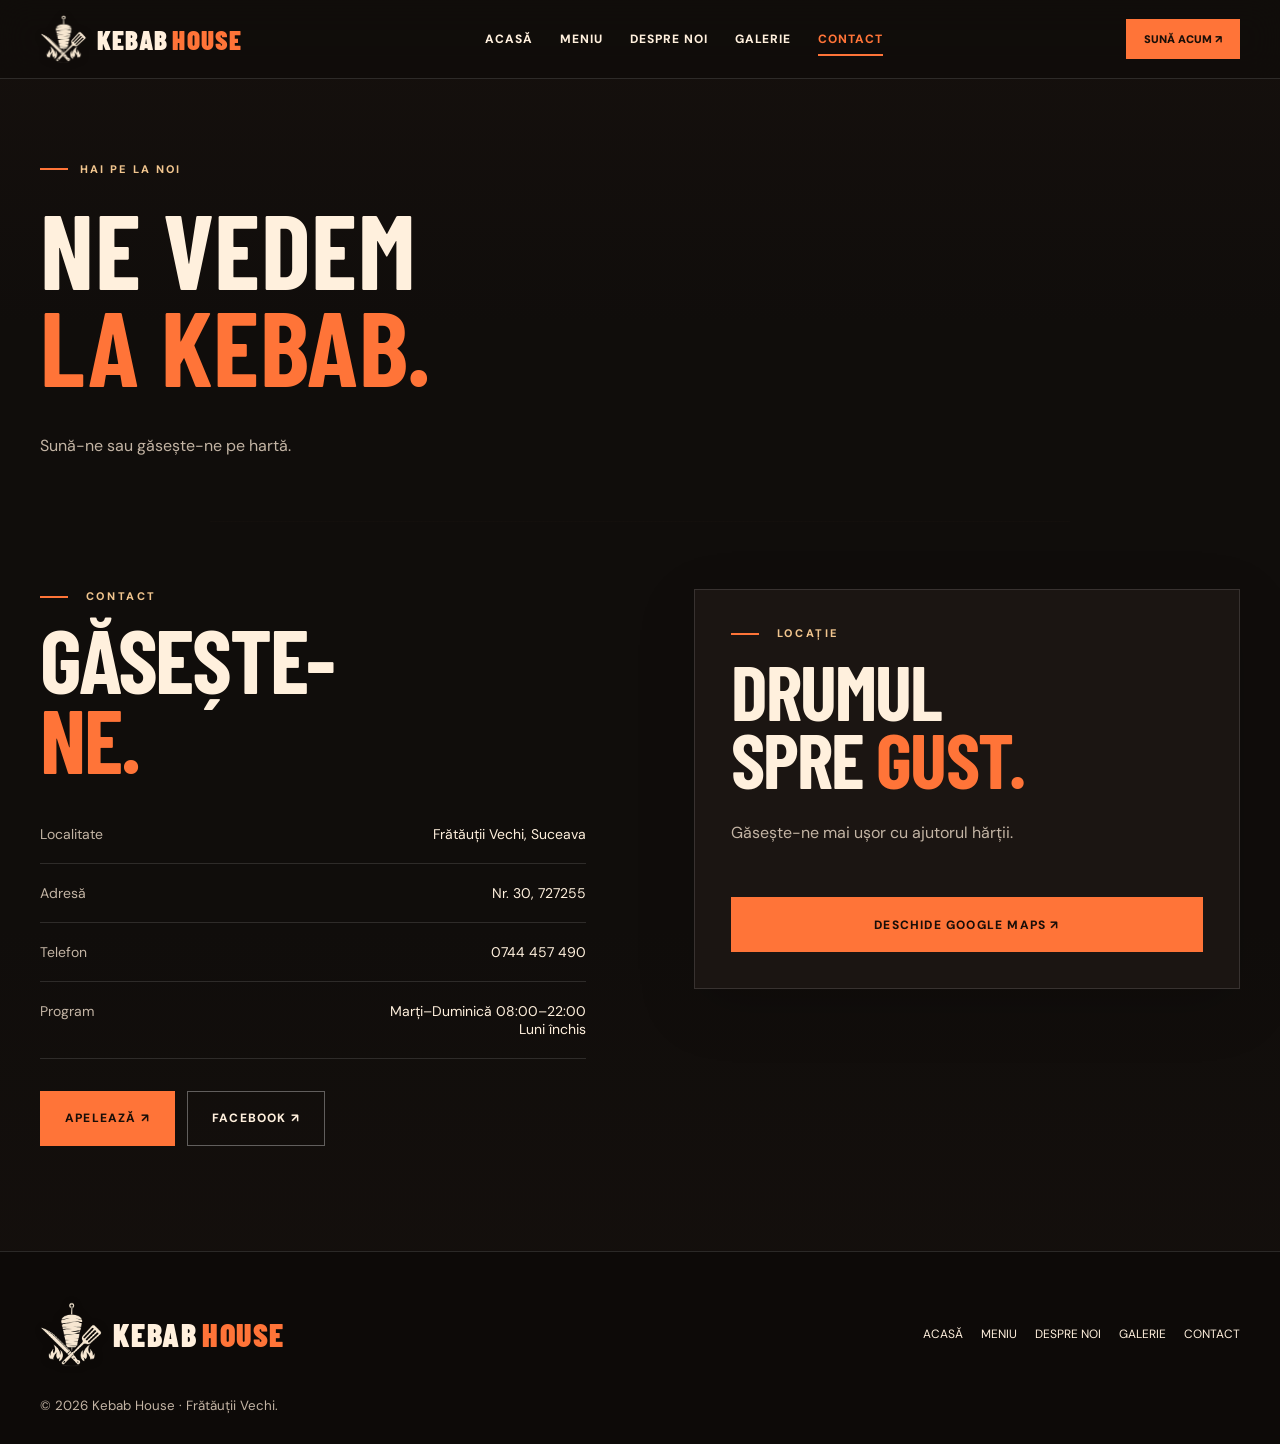
<file: contact.html>
<!DOCTYPE html>
<html lang="ro">
 <head>
  <meta charset="utf-8"/>
  <meta content="width=device-width,initial-scale=1" name="viewport"/>
  <meta content="#100d0b" name="theme-color"/>
  <meta content="Contact Kebab House din Frătăuții Vechi." name="description"/>
  <meta content="website" property="og:type"/>
  <meta content="Contact | Kebab House" property="og:title"/>
  <meta content="Kebab House · Frătăuții Vechi" property="og:description"/>
  <title>
   Contact | Kebab House
  </title>
  <link href="assets/favicon.png" rel="icon" type="image/png"/>
  <link href="assets/style.css" rel="stylesheet"/>
  <link href="assets/secondary-v13.css" rel="stylesheet"/>
  <link href="assets/secondary-v16.css" rel="stylesheet"/>
  <link href="assets/v18-continuous.css" rel="stylesheet"/>
  <link href="assets/v19-brand.css" rel="stylesheet"/>
  <link href="assets/v20-clean-atmosphere.css" rel="stylesheet"/>
  <link href="assets/v30-refinement.css" rel="stylesheet"/>
  <link href="assets/v31-detail.css" rel="stylesheet"/>
  <link href="assets/v37-aligned-headings.css" rel="stylesheet"/>
  <link href="assets/site-polish.css" rel="stylesheet"/>
 <link rel="stylesheet" href="assets/v39-mobile.css"/>
<link rel="stylesheet" href="assets/v40-food-images.css"/>
</head>
 <body class="secondary-page">
  <div aria-hidden="true" class="progress">
  </div>
  <header class="nav">
   <div class="container nav-inner">
    <a aria-label="Kebab House — Acasă" class="brand brand-official" href="index.html">
     <img alt="" class="brand-symbol" height="49" src="assets/kebab-house-symbol-small.png" width="47"/>
     <span class="brand-wordmark">
      KEBAB
      <strong>
       HOUSE
      </strong>
     </span>
    </a>
    <nav aria-label="Navigație principală" class="nav-links" id="nav-links">
     <a href="index.html">
      Acasă
     </a>
     <a href="meniu.html">
      Meniu
     </a>
     <a href="despre.html">
      Despre noi
     </a>
     <a href="galerie.html">
      Galerie
     </a>
     <a aria-current="page" href="contact.html">
      Contact
     </a>
    </nav>
    <a class="nav-call" href="tel:0744457490">
     Sună acum ↗
    </a>
    <button aria-controls="nav-links" aria-expanded="false" aria-label="Deschide meniul" class="nav-toggle" type="button">
     ☰
    </button>
   </div>
  </header>
  <main>
   <section class="page-head">
    <div class="container">
     <div class="kicker">
      Hai pe la noi
     </div>
     <h1>
      NE VEDEM
      <br/>
      <em>
       LA KEBAB.
      </em>
     </h1>
     <p>
      Sună-ne sau găsește-ne pe hartă.
     </p>
    </div>
   </section>
   <section class="section v31-main-section">
    <div class="container details">
     <div>
      <div class="kicker">
       Contact
      </div>
      <h2>
       GĂSEȘTE-
       <br/>
       <em>
        NE.
       </em>
      </h2>
      <div class="detail">
       <span>
        Localitate
       </span>
       <span>
        Frătăuții Vechi, Suceava
       </span>
      </div>
      <div class="detail">
       <span>
        Adresă
       </span>
       <span>
        Nr. 30, 727255
       </span>
      </div>
      <div class="detail">
       <span>
        Telefon
       </span>
       <span>
        0744 457 490
       </span>
      </div>
      <div class="detail">
       <span>
        Program
       </span>
       <span>
        Marți–Duminică 08:00–22:00
        <br/>
        Luni închis
       </span>
      </div>
      <div class="actions">
       <a class="btn primary" href="tel:0744457490">
        Apelează ↗
       </a>
       <a class="btn" href="https://www.facebook.com/profile.php?id=100089198198785">
        Facebook ↗
       </a>
      </div>
     </div>
     <div class="contact-panel">
      <div>
       <div class="kicker">
        Locație
       </div>
       <h2>
        DRUMUL
        <br/>
        SPRE
        <em>
         GUST.
        </em>
       </h2>
       <p class="muted">
        Găsește-ne mai ușor cu ajutorul hărții.
       </p>
      </div>
      <a class="btn primary" href="https://www.google.com/maps/place//data=!4m2!3m1!1s0x473447dad697c363:0x62991f7f01f32a77">
       Deschide Google Maps ↗
      </a>
     </div>
    </div>
   </section>
  </main>
  <footer class="footer">
   <div class="container">
    <div class="footer-row">
     <a class="brand brand-official" href="index.html">
      <img alt="" class="brand-symbol" height="49" src="assets/kebab-house-symbol-small.png" width="47"/>
      <span class="brand-wordmark">
       KEBAB
       <strong>
        HOUSE
       </strong>
      </span>
     </a>
     <div class="footer-links">
      <a href="index.html">
       Acasă
      </a>
      <a href="meniu.html">
       Meniu
      </a>
      <a href="despre.html">
       Despre noi
      </a>
      <a href="galerie.html">
       Galerie
      </a>
      <a href="contact.html">
       Contact
      </a>
     </div>
    </div>
    <small>
     © 2026 Kebab House · Frătăuții Vechi.
    </small>
   </div>
  </footer>
  <div class="mobile-cta">
   <a href="meniu.html">
    Vezi meniul
   </a>
   <a href="tel:0744457490">
    Sună acum
   </a>
  </div>
  <script defer="" src="assets/app.js">
  </script>
  <script defer="" src="assets/secondary-v16.js">
  </script>
  <script defer="True" src="assets/v30-products.js">
  </script>
 </body>
</html>
</file>
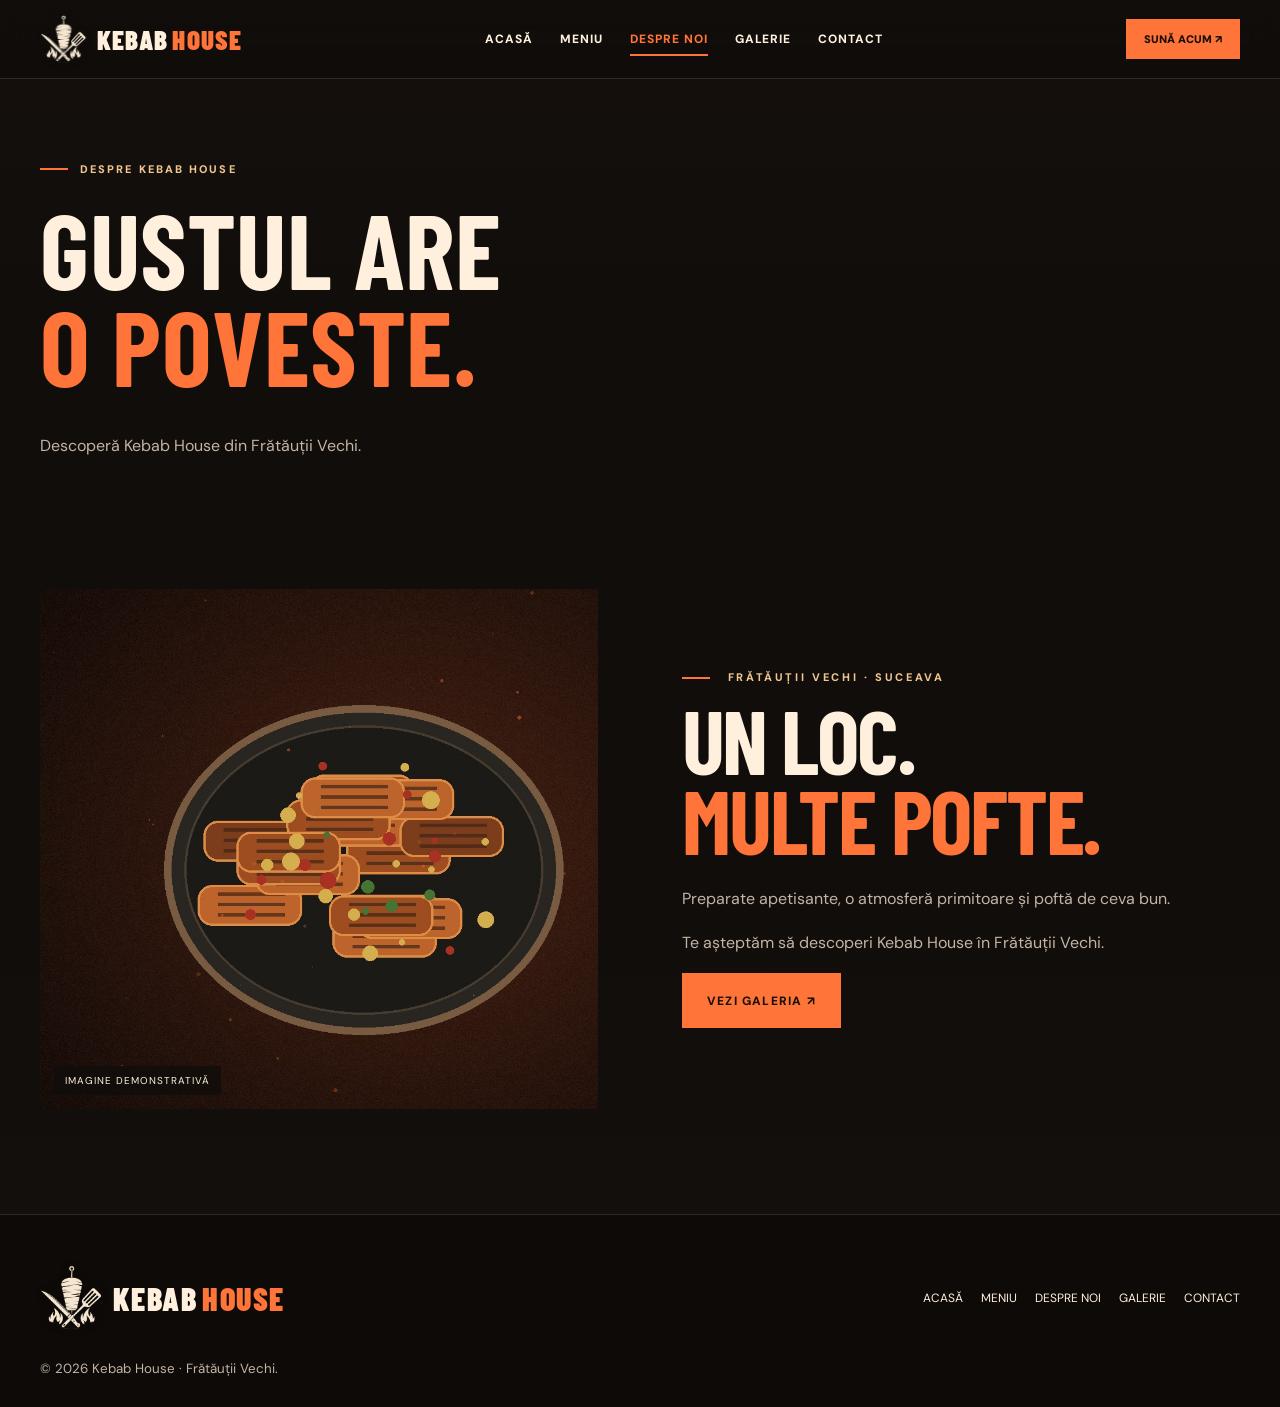
<file: despre.html>
<!DOCTYPE html>
<html lang="ro">
 <head>
  <meta charset="utf-8"/>
  <meta content="width=device-width,initial-scale=1" name="viewport"/>
  <meta content="#100d0b" name="theme-color"/>
  <meta content="Descoperă Kebab House din Frătăuții Vechi." name="description"/>
  <meta content="website" property="og:type"/>
  <meta content="Despre noi | Kebab House" property="og:title"/>
  <meta content="Kebab House · Frătăuții Vechi" property="og:description"/>
  <title>
   Despre noi | Kebab House
  </title>
  <link href="assets/favicon.png" rel="icon" type="image/png"/>
  <link href="assets/style.css" rel="stylesheet"/>
  <link href="assets/secondary-v13.css" rel="stylesheet"/>
  <link href="assets/secondary-v16.css" rel="stylesheet"/>
  <link href="assets/v18-continuous.css" rel="stylesheet"/>
  <link href="assets/v19-brand.css" rel="stylesheet"/>
  <link href="assets/v20-clean-atmosphere.css" rel="stylesheet"/>
  <link href="assets/v30-refinement.css" rel="stylesheet"/>
  <link href="assets/v31-detail.css" rel="stylesheet"/>
  <link href="assets/v37-aligned-headings.css" rel="stylesheet"/>
  <link href="assets/site-polish.css" rel="stylesheet"/>
 <link rel="stylesheet" href="assets/v39-mobile.css"/>
<link rel="stylesheet" href="assets/v40-food-images.css"/>
</head>
 <body class="secondary-page">
  <div aria-hidden="true" class="progress">
  </div>
  <header class="nav">
   <div class="container nav-inner">
    <a aria-label="Kebab House — Acasă" class="brand brand-official" href="index.html">
     <img alt="" class="brand-symbol" height="49" src="assets/kebab-house-symbol-small.png" width="47"/>
     <span class="brand-wordmark">
      KEBAB
      <strong>
       HOUSE
      </strong>
     </span>
    </a>
    <nav aria-label="Navigație principală" class="nav-links" id="nav-links">
     <a href="index.html">
      Acasă
     </a>
     <a href="meniu.html">
      Meniu
     </a>
     <a aria-current="page" href="despre.html">
      Despre noi
     </a>
     <a href="galerie.html">
      Galerie
     </a>
     <a href="contact.html">
      Contact
     </a>
    </nav>
    <a class="nav-call" href="tel:0744457490">
     Sună acum ↗
    </a>
    <button aria-controls="nav-links" aria-expanded="false" aria-label="Deschide meniul" class="nav-toggle" type="button">
     ☰
    </button>
   </div>
  </header>
  <main>
   <section class="page-head">
    <div class="container">
     <div class="kicker">
      Despre Kebab House
     </div>
     <h1>
      GUSTUL ARE
      <br/>
      <em>
       O POVESTE.
      </em>
     </h1>
     <p>
      Descoperă Kebab House din Frătăuții Vechi.
     </p>
    </div>
   </section>
   <section class="section v31-main-section">
    <div class="container split">
     <div class="photo reveal">
      <img alt="Fotografie culinară ilustrativă" loading="lazy" src="assets/feature.jpg"/>
     </div>
     <div class="reveal">
      <div class="kicker">
       Frătăuții Vechi · Suceava
      </div>
      <h2>
       UN LOC.
       <br/>
       <em>
        MULTE POFTE.
       </em>
      </h2>
      <p class="muted">
       Preparate apetisante, o atmosferă primitoare și poftă de ceva bun.
      </p>
      <p class="muted">
       Te așteptăm să descoperi Kebab House în Frătăuții Vechi.
      </p>
      <a class="btn primary" href="galerie.html">
       Vezi galeria ↗
      </a>
     </div>
    </div>
   </section>
  </main>
  <footer class="footer">
   <div class="container">
    <div class="footer-row">
     <a class="brand brand-official" href="index.html">
      <img alt="" class="brand-symbol" height="49" src="assets/kebab-house-symbol-small.png" width="47"/>
      <span class="brand-wordmark">
       KEBAB
       <strong>
        HOUSE
       </strong>
      </span>
     </a>
     <div class="footer-links">
      <a href="index.html">
       Acasă
      </a>
      <a href="meniu.html">
       Meniu
      </a>
      <a href="despre.html">
       Despre noi
      </a>
      <a href="galerie.html">
       Galerie
      </a>
      <a href="contact.html">
       Contact
      </a>
     </div>
    </div>
    <small>
     © 2026 Kebab House · Frătăuții Vechi.
    </small>
   </div>
  </footer>
  <div class="mobile-cta">
   <a href="meniu.html">
    Vezi meniul
   </a>
   <a href="tel:0744457490">
    Sună acum
   </a>
  </div>
  <script defer="" src="assets/app.js">
  </script>
  <script defer="" src="assets/secondary-v16.js">
  </script>
  <script defer="True" src="assets/v30-products.js">
  </script>
 </body>
</html>
</file>
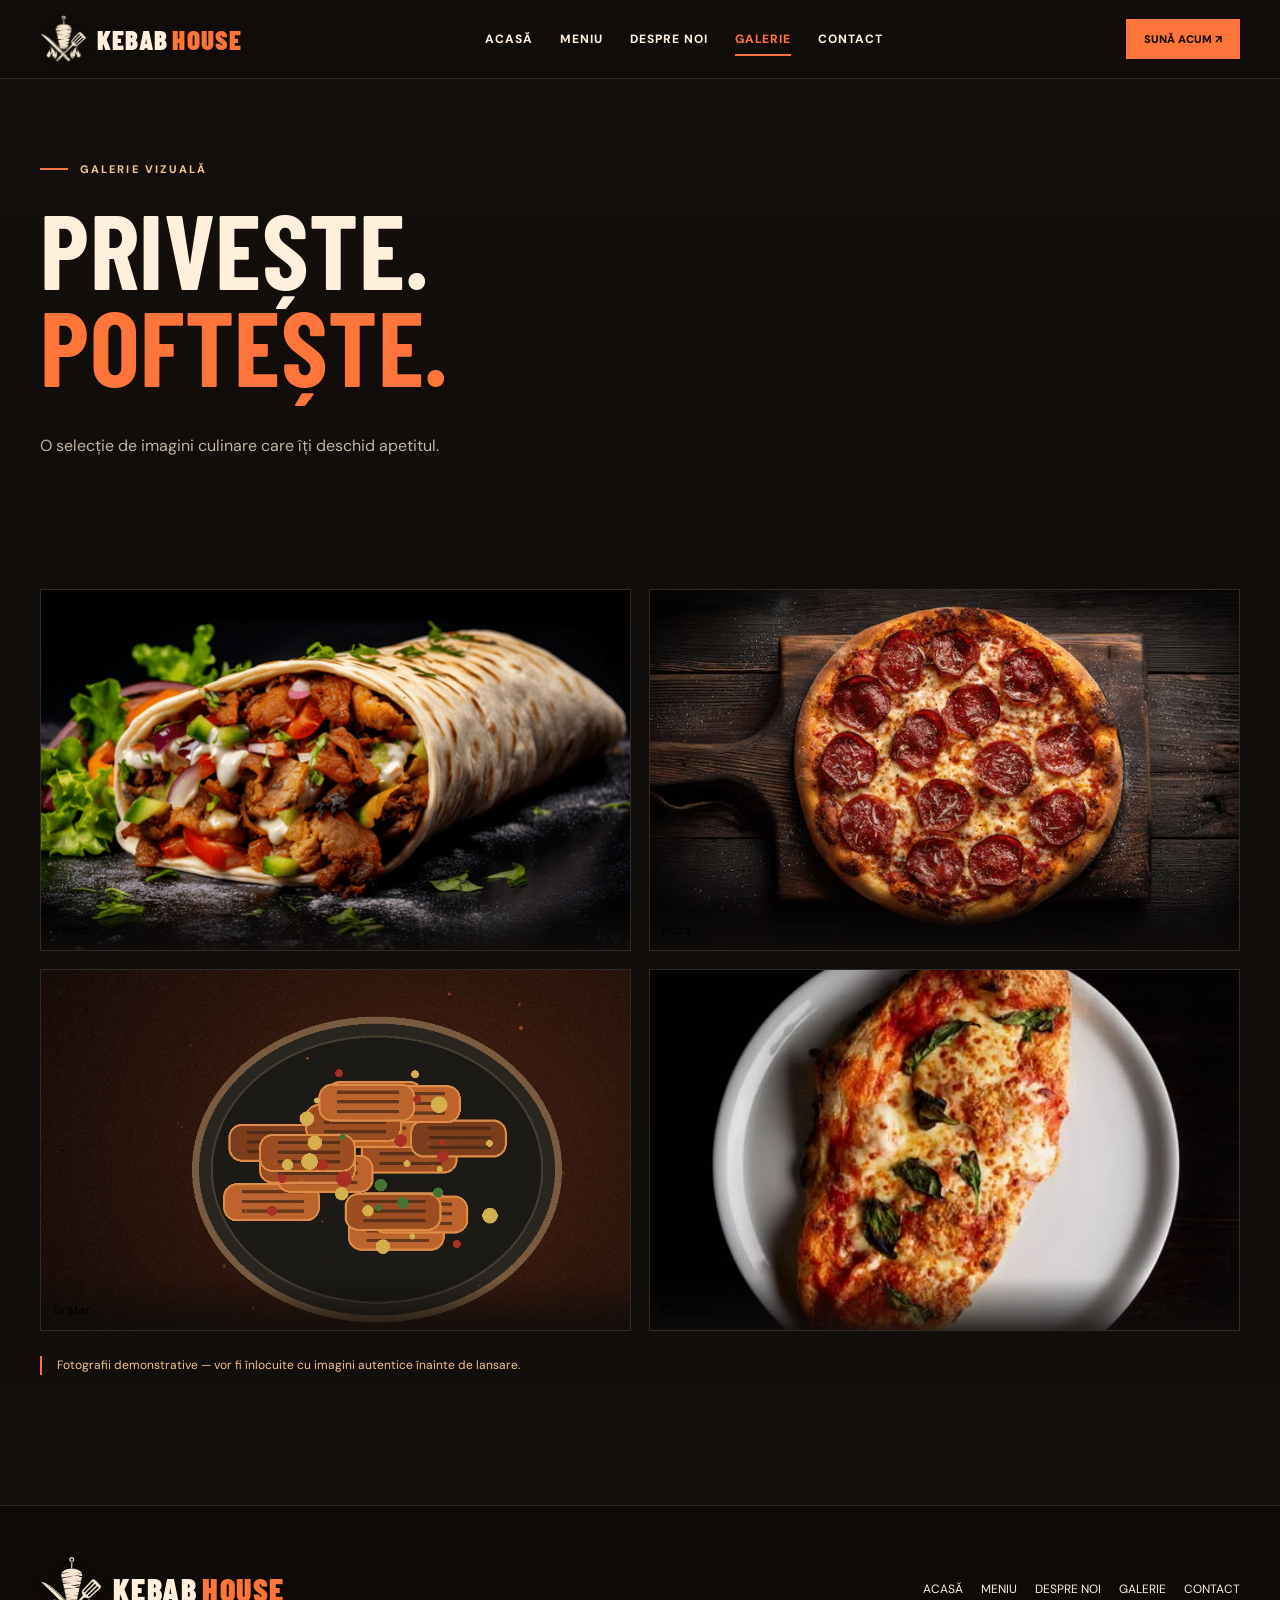
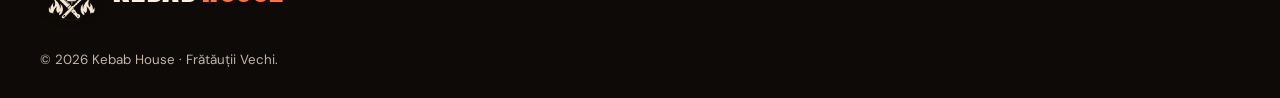
<file: galerie.html>
<!DOCTYPE html>

<html lang="ro">
<head>
<meta charset="utf-8"/>
<meta content="width=device-width,initial-scale=1" name="viewport"/>
<meta content="#100d0b" name="theme-color"/>
<meta content="Galerie Kebab House · Frătăuții Vechi." name="description"/>
<meta content="website" property="og:type"/>
<meta content="Galerie | Kebab House" property="og:title"/>
<meta content="Kebab House · Frătăuții Vechi" property="og:description"/>
<title>
   Galerie | Kebab House
  </title>
<link href="assets/favicon.png" rel="icon" type="image/png"/>
<link href="assets/style.css" rel="stylesheet"/>
<link href="assets/secondary-v13.css" rel="stylesheet"/>
<link href="assets/secondary-v16.css" rel="stylesheet"/>
<link href="assets/v18-continuous.css" rel="stylesheet"/>
<link href="assets/v19-brand.css" rel="stylesheet"/>
<link href="assets/v20-clean-atmosphere.css" rel="stylesheet"/>
<link href="assets/v30-refinement.css" rel="stylesheet"/>
<link href="assets/v31-detail.css" rel="stylesheet"/>
<link href="assets/v37-aligned-headings.css" rel="stylesheet"/>
<link href="assets/site-polish.css" rel="stylesheet"/>
<link rel="stylesheet" href="assets/v39-mobile.css"/>
<link rel="stylesheet" href="assets/v40-food-images.css"/>
</head>
<body class="secondary-page">
<div aria-hidden="true" class="progress">
</div>
<header class="nav">
<div class="container nav-inner">
<a aria-label="Kebab House — Acasă" class="brand brand-official" href="index.html">
<img alt="" class="brand-symbol" height="49" src="assets/kebab-house-symbol-small.png" width="47"/>
<span class="brand-wordmark">
      KEBAB
      <strong>
       HOUSE
      </strong>
</span>
</a>
<nav aria-label="Navigație principală" class="nav-links" id="nav-links">
<a href="index.html">
      Acasă
     </a>
<a href="meniu.html">
      Meniu
     </a>
<a href="despre.html">
      Despre noi
     </a>
<a aria-current="page" href="galerie.html">
      Galerie
     </a>
<a href="contact.html">
      Contact
     </a>
</nav>
<a class="nav-call" href="tel:0744457490">
     Sună acum ↗
    </a>
<button aria-controls="nav-links" aria-expanded="false" aria-label="Deschide meniul" class="nav-toggle" type="button">
     ☰
    </button>
</div>
</header>
<main>
<section class="page-head">
<div class="container">
<div class="kicker">
      Galerie vizuală
     </div>
<h1>
      PRIVEȘTE.
      <br/>
<em>
       POFTEȘTE.
      </em>
</h1>
<p>
      O selecție de imagini culinare care îți deschid apetitul.
     </p>
</div>
</section>
<section class="section v31-main-section">
<div class="container">
<div class="gallery">
<button aria-label="Mărește: Kebab" data-lightbox="" type="button">
<img alt="Kebab" data-local-fallback="assets/kebab-real.png" loading="lazy" src="assets/kebab-real.png"/>
<span>
        Kebab
       </span>
</button>
<button aria-label="Mărește: Pizza" data-lightbox="" type="button">
<img alt="Pizza" data-local-fallback="assets/pizza-real.png" loading="lazy" src="assets/pizza-real.png"/>
<span>
        Pizza
       </span>
</button>
<button aria-label="Mărește: Grătar" data-lightbox="" type="button">
<img alt="Grătar" data-local-fallback="assets/grill.jpg" loading="lazy" src="https://images.pexels.com/photos/28902905/pexels-photo-28902905.jpeg?auto=compress&amp;cs=tinysrgb&amp;w=1100"/>
<span>
        Grătar
       </span>
</button>
<button aria-label="Mărește: Calzone" data-lightbox="" type="button">
<img alt="Calzone" loading="lazy" src="assets/calzone-real.png"/>
<span>
        Calzone
       </span>
</button>
</div>
<p class="note">
      Fotografii demonstrative — vor fi înlocuite cu imagini autentice înainte de lansare.
     </p>
</div>
</section>
<div aria-label="Previzualizare imagine" aria-modal="true" class="lightbox" hidden="" role="dialog">
<button aria-label="Închide" type="button">
     ×
    </button>
<div>
<img alt="" loading="lazy"/>
<p>
      Imagine ilustrativă
     </p>
</div>
</div>
</main>
<footer class="footer">
<div class="container">
<div class="footer-row">
<a class="brand brand-official" href="index.html">
<img alt="" class="brand-symbol" height="49" src="assets/kebab-house-symbol-small.png" width="47"/>
<span class="brand-wordmark">
       KEBAB
       <strong>
        HOUSE
       </strong>
</span>
</a>
<div class="footer-links">
<a href="index.html">
       Acasă
      </a>
<a href="meniu.html">
       Meniu
      </a>
<a href="despre.html">
       Despre noi
      </a>
<a href="galerie.html">
       Galerie
      </a>
<a href="contact.html">
       Contact
      </a>
</div>
</div>
<small>
     © 2026 Kebab House · Frătăuții Vechi.
    </small>
</div>
</footer>
<div class="mobile-cta">
<a href="meniu.html">
    Vezi meniul
   </a>
<a href="tel:0744457490">
    Sună acum
   </a>
</div>
<script defer="" src="assets/app.js">
</script>
<script defer="" src="assets/secondary-v16.js">
</script>
<script defer="True" src="assets/v30-products.js">
</script>
<script defer src="assets/v39-images.js"></script>
</body>
</html>
</file>
<file: assets/style.css>
@import url('https://fonts.googleapis.com/css2?family=Barlow+Condensed:wght@500;600;700;800;900&family=DM+Sans:wght@400;500;600;700&display=swap');
:root{--bg:#100d0b;--panel:#1e1713;--cream:#fff0dd;--muted:#c3b4a4;--hot:#ff682c;--gold:#e7b77d;--line:#ffffff20}*{box-sizing:border-box}html{scroll-behavior:smooth}body{margin:0;background:var(--bg);color:var(--cream);font-family:'DM Sans',sans-serif;overflow-x:hidden}a{color:inherit;text-decoration:none}button{font:inherit}a:focus-visible,button:focus-visible{outline:2px solid var(--gold);outline-offset:4px}img{max-width:100%;display:block}.container{width:min(1200px,calc(100% - 44px));margin:auto}h1,h2,h3,.brand,.display{font-family:'Barlow Condensed',Impact,sans-serif;text-transform:uppercase;line-height:.89;letter-spacing:-.025em}h1{font-size:clamp(80px,10vw,158px);margin:25px 0 28px}h2{font-size:clamp(52px,7vw,100px);margin:16px 0 26px}h3{font-size:34px;margin:12px 0}em{font-style:normal;color:var(--hot)}p{line-height:1.75}.muted{color:var(--muted)}.kicker{color:var(--gold);text-transform:uppercase;font-weight:800;font-size:11px;letter-spacing:.24em}.kicker:before{content:'';display:inline-block;width:28px;height:2px;background:var(--hot);vertical-align:middle;margin-right:12px}.btn{display:inline-flex;align-items:center;justify-content:center;min-height:55px;padding:15px 24px;font-size:12px;font-weight:800;letter-spacing:.1em;text-transform:uppercase;border:1px solid #ffffff55;transition:transform .2s,background .2s}.btn:hover{transform:translateY(-3px)}.primary{background:var(--hot);color:#190e08;border-color:var(--hot)}.primary:hover{background:#ff8c55}.actions{display:flex;flex-wrap:wrap;gap:12px;margin-top:32px}.nav{position:fixed;top:0;left:0;right:0;z-index:30;background:#100d0bf0;border-bottom:1px solid var(--line);backdrop-filter:blur(16px)}.nav-inner{height:78px;display:flex;align-items:center;justify-content:space-between;gap:22px}.brand{font-size:30px;font-weight:900;white-space:nowrap}.brand b{color:var(--hot)}.nav-links{display:flex;align-items:center;gap:27px}.nav-links a{font-size:12px;font-weight:800;letter-spacing:.08em;text-transform:uppercase}.nav-links a:hover,.nav-links a[aria-current=page]{color:var(--hot)}.nav-call{background:var(--hot);color:#190e08;padding:13px 18px;font-size:11px;font-weight:900;text-transform:uppercase;white-space:nowrap}.nav-toggle{display:none;background:transparent;color:var(--cream);border:1px solid var(--line);padding:10px 13px;font-size:23px}.demo{position:relative;background:#2c1c14;color:#ffcf9d;border-bottom:1px solid #ff682c44;padding:10px 20px;font-size:11px;letter-spacing:.06em;text-align:center}.hero{min-height:760px;min-height:100svh;display:flex;align-items:center;position:relative;overflow:hidden;isolation:isolate;padding:145px 0 100px;background:radial-gradient(ellipse at 75% 45%,#61301a 0%,#27180f 33%,#100d0b 72%)}.hero:before{content:'';position:absolute;inset:0;z-index:-1;background:linear-gradient(90deg,#100d0be8 0%,transparent 80%),url('noise.svg');opacity:.6}.hero-layout{display:grid;grid-template-columns:1.04fr .96fr;align-items:center;gap:30px}.hero-copy{position:relative;z-index:2}.hero-copy p{max-width:450px;color:var(--muted);font-size:17px}.hero-caption{margin-top:30px;font-size:10px;color:var(--gold);letter-spacing:.13em;text-transform:uppercase}.hero-art{height:580px;position:relative;perspective:1100px;display:grid;place-items:center}.ember-glow{position:absolute;width:430px;height:430px;border-radius:50%;background:radial-gradient(circle,#ff5a1940,transparent 68%);filter:blur(15px)}.rotisserie{position:relative;width:280px;height:510px;transform-style:preserve-3d;will-change:transform;filter:drop-shadow(25px 28px 28px #0009)}.spit{position:absolute;left:137px;top:2px;width:7px;height:510px;background:linear-gradient(90deg,#555,#eee,#666);border-radius:8px;transform:translateZ(-6px)}.rotor{position:absolute;inset:30px 0 35px;transform-style:preserve-3d;animation:turn 17s linear infinite}.meat{position:absolute;left:50%;top:var(--top);width:var(--w);height:var(--h);border-radius:50% 50% 45% 45%;transform:translateX(-50%) translateZ(var(--z)) rotate(var(--tilt));background:radial-gradient(ellipse at 30% 25%,#f3a55b 0%,#a84e24 30%,#713015 66%,#34150c 100%);box-shadow:inset -17px -8px 14px #220c08a8,inset 8px 7px 12px #ffd18a40,0 7px 4px #210c0980;border:2px solid #7c371b}.meat:after{content:'';position:absolute;inset:8% 4%;border-radius:inherit;background:repeating-linear-gradient(168deg,transparent 0 12px,#34160977 13px 16px,transparent 17px 27px);mix-blend-mode:multiply}.rotisserie .base{position:absolute;bottom:2px;left:38px;width:204px;height:18px;border-radius:50%;background:#16100d;border:2px solid #ad6437;transform:rotateX(66deg)}.heat{position:absolute;right:5%;top:10%;width:75px;height:76%;background:repeating-linear-gradient(0deg,#ff5c1529 0 5px,transparent 6px 23px);filter:blur(4px);transform:skewY(-8deg)}.scene-label{position:absolute;right:0;bottom:20px;color:var(--gold);font-size:10px;letter-spacing:.2em;text-transform:uppercase}.section{padding:110px 0}.section-alt{background:#1a1411}.section-intro{max-width:720px;margin-bottom:45px}.section-intro p{max-width:560px;color:var(--muted)}.grid3{display:grid;grid-template-columns:repeat(3,1fr);gap:20px}.card{border:1px solid var(--line);background:#211812;overflow:hidden}.card img{width:100%;height:270px;object-fit:cover}.card-body{padding:25px}.card p{color:var(--muted);font-size:14px}.card .eyeline{font-size:10px;color:var(--gold);text-transform:uppercase;letter-spacing:.13em}.split{display:grid;grid-template-columns:1fr 1fr;gap:8%;align-items:center}.photo{position:relative}.photo img{width:100%;height:570px;object-fit:cover}.photo:after{content:'IMAGINE DEMONSTRATIVĂ';position:absolute;bottom:14px;left:14px;background:#100d0bcc;padding:8px 11px;font-size:10px;letter-spacing:.1em}.feature{min-height:510px;background:radial-gradient(ellipse at 72% 40%,#603019,#100d0b 68%);overflow:hidden}.float-wrap{position:relative;height:410px;display:grid;place-items:center;perspective:1000px}.wrap3d{width:270px;height:165px;position:relative;transform-style:preserve-3d;transform:rotate(-22deg) rotateY(-24deg);will-change:transform;filter:drop-shadow(20px 38px 22px #0009)}.bread{position:absolute;inset:20px 0;border-radius:100px 85px 85px 100px;background:linear-gradient(180deg,#f6ce88,#d18c3f 50%,#7e3c1c);transform:rotateY(-18deg);box-shadow:inset 0 10px 10px #fff1bd77,inset 0 -18px 14px #4c1c0d99}.bread:after{content:'';position:absolute;inset:12px;border-radius:inherit;background:repeating-linear-gradient(105deg,transparent 0 23px,#8d451b99 24px 27px,transparent 28px 44px);opacity:.6}.filling{position:absolute;right:-12px;top:30px;width:58px;height:108px;border-radius:50%;background:radial-gradient(circle at 35% 40%,#d7431c 0 12%,#74a74c 13% 25%,#edc37a 26% 39%,#6e331b 40% 56%,#c63e1d 57% 68%,#6b9b3c 69%);transform:translateZ(28px) rotateY(65deg);box-shadow:0 0 0 8px #e6b36d}.wrap-label{position:absolute;bottom:0;right:0;font-size:10px;color:var(--gold);letter-spacing:.14em;text-transform:uppercase}.details{display:grid;grid-template-columns:1fr 1fr;gap:7%}.detail{padding:18px 0;border-bottom:1px solid var(--line);display:flex;justify-content:space-between;gap:20px;font-size:14px}.detail span:first-child{color:var(--muted)}.detail span:last-child{text-align:right}.note{font-size:12px;color:var(--gold);border-left:2px solid var(--hot);padding-left:15px;margin:25px 0}.gallery{display:grid;grid-template-columns:repeat(3,1fr);gap:14px}.gallery button{padding:0;background:none;border:0;cursor:pointer;position:relative;overflow:hidden}.gallery img{width:100%;height:330px;object-fit:cover;transition:transform .35s}.gallery button:hover img{transform:scale(1.06)}.gallery span{position:absolute;bottom:0;left:0;right:0;padding:24px 12px 12px;text-align:left;background:linear-gradient(transparent,#100d0bdc);font-size:12px}.footer{border-top:1px solid var(--line);padding:50px 0 30px}.footer-row{display:flex;justify-content:space-between;gap:25px;flex-wrap:wrap}.footer-links{display:flex;flex-wrap:wrap;gap:18px;font-size:12px;text-transform:uppercase}.footer small{display:block;color:var(--muted);margin-top:30px}.page-head{padding:175px 0 90px;background:radial-gradient(ellipse at 85% 15%,#4c2719,#100d0b 70%)}.page-head p{max-width:630px;color:var(--muted)}.page-head h1{font-size:clamp(80px,11vw,140px)}.tag{display:inline-block;padding:7px 10px;border:1px solid #e7b77d55;color:var(--gold);font-size:10px;text-transform:uppercase;letter-spacing:.12em}.lightbox{position:fixed;inset:0;z-index:100;background:#090605ee;display:grid;place-items:center;padding:60px 20px}.lightbox[hidden]{display:none}.lightbox img{max-height:80vh;max-width:min(100%,1000px);object-fit:contain}.lightbox button{position:absolute;right:25px;top:18px;background:var(--hot);border:0;font-size:25px;padding:7px 17px;cursor:pointer}.lightbox p{text-align:center;color:var(--muted);font-size:12px}.reveal{opacity:0;transform:translateY(20px);transition:opacity .7s,transform .7s}.reveal.visible{opacity:1;transform:none}.progress{position:fixed;top:0;left:0;height:3px;background:var(--hot);width:0;z-index:50}.mobile-cta{display:none}@keyframes turn{to{transform:rotateY(360deg)}}@media(max-width:900px){.hero-layout,.split,.details{grid-template-columns:1fr}.hero{padding-top:135px}.hero-art{height:440px}.rotisserie{transform:scale(.78)}.grid3,.gallery{grid-template-columns:repeat(2,1fr)}.nav-toggle{display:block}.nav-links{display:none;position:absolute;top:78px;left:0;right:0;background:#130e0c;flex-direction:column;align-items:stretch;padding:24px;gap:0;border-bottom:1px solid var(--line)}.nav-links.open{display:flex}.nav-links a{padding:15px;border-bottom:1px solid var(--line)}.nav-call{display:none}}@media(max-width:600px){.container{width:calc(100% - 34px)}h1{font-size:clamp(75px,18vw,110px)}.hero{padding:130px 0 65px;min-height:0}.hero-art{height:370px}.rotisserie{scale:.67}.section{padding:75px 0}.grid3,.gallery{grid-template-columns:1fr}.gallery img{height:260px}.photo img{height:380px}.mobile-cta{display:flex;position:fixed;bottom:0;left:0;right:0;z-index:25;background:#100d0bf5;border-top:1px solid var(--line);padding:10px 16px calc(10px + env(safe-area-inset-bottom));gap:8px}.mobile-cta a{flex:1;text-align:center;background:var(--hot);color:#1b100b;padding:13px 8px;font-size:11px;font-weight:900;text-transform:uppercase}.mobile-cta a:first-child{background:#34241b;color:var(--cream)}body{padding-bottom:65px}.scene-label{right:8px}.hero-caption{margin-bottom:15px}}@media(prefers-reduced-motion:reduce){html{scroll-behavior:auto}.rotor{animation:none}.reveal{opacity:1;transform:none;transition:none}*{scroll-behavior:auto!important}}
/* V5: true WebGL scenes, gracefully retaining the CSS models offline */
.hero-art,.float-wrap{isolation:isolate}.webgl-scene{position:absolute;inset:0;z-index:2;pointer-events:none;opacity:0;transition:opacity .45s ease}.webgl-scene.ready{opacity:1}.webgl-scene canvas{display:block;width:100%;height:100%;outline:0}.rotisserie-fallback,.wrap-fallback{transition:opacity .3s ease}.hero-art:has(.webgl-scene.ready) .rotisserie-fallback,.float-wrap:has(.webgl-scene.ready) .wrap-fallback{opacity:0;visibility:hidden}.scene-label,.wrap-label{z-index:3}.hero{padding-bottom:110px}.hero-copy{padding-block:25px}.hero-caption{line-height:1.7;max-width:410px}.hero-art{min-width:0}.feature .float-wrap{min-width:0}@media(max-width:600px){.hero{padding-bottom:48px}.hero-copy{padding-block:0}.hero-caption{margin-top:20px}.hero-art{height:350px}.float-wrap{height:320px}.scene-label,.wrap-label{font-size:9px;letter-spacing:.09em}}

/* V6 — editorial polish, dramatic closing CTA, responsive refinements */
:root{--hot:#ff7438;--gold:#f1c58e}
body{background:#0e0b09}
.nav{transition:background .25s,box-shadow .25s}.nav.scrolled{background:#0e0b09f9;box-shadow:0 16px 42px #0006}
.nav-links a{position:relative}.nav-links a:after{content:'';position:absolute;bottom:-9px;left:0;right:100%;height:2px;background:var(--hot);transition:right .2s}.nav-links a:hover:after,.nav-links a[aria-current=page]:after{right:0}
.hero{background:radial-gradient(ellipse 52% 72% at 76% 46%,#703419 0%,#31190f 43%,transparent 90%),linear-gradient(115deg,#100c0a,#19100d 70%,#100c0a);padding-block:150px 115px}
.hero:before{background:linear-gradient(90deg,#0e0b09bd 0%,transparent 74%),url('noise.svg');opacity:.36}
.hero-copy h1{max-width:790px;text-shadow:0 10px 50px #0006}.hero-copy p{line-height:1.7}
.hero-art:after{content:'';position:absolute;inset:auto 15% 5% 15%;height:20px;border-radius:50%;background:#000b;filter:blur(20px);pointer-events:none}
.card{transition:transform .35s ease,border-color .35s ease,box-shadow .35s ease}.card:hover{transform:translateY(-7px);border-color:#f1c58e55;box-shadow:0 24px 70px #0005}.card img{transition:transform .6s ease}.card:hover img{transform:scale(1.04)}
.hunger-cta{position:relative;isolation:isolate;overflow:hidden;min-height:610px;display:flex;align-items:center;text-align:center;background:radial-gradient(ellipse at 50% 120%,#9b3a19 0%,#4b2115 29%,#160e0b 70%);padding:110px 0}
.hunger-cta:before{content:'';position:absolute;inset:0;background:linear-gradient(0deg,#0e0b09a0,transparent 40%),url('noise.svg');opacity:.26;z-index:-1}
.hunger-ambient{position:absolute;width:600px;height:600px;border:1px solid #f1c58e1e;border-radius:50%;left:50%;top:50%;transform:translate(-50%,-50%);box-shadow:0 0 0 100px #f1c58e07,0 0 0 200px #f1c58e04;pointer-events:none}
.hunger-content{position:relative;z-index:1}.hunger-content .kicker:before{display:none}.hunger-content h2{font-size:clamp(76px,12vw,180px);margin:25px 0 22px;line-height:.83;letter-spacing:-.045em;text-shadow:0 15px 65px #0007}.hunger-content h2 em{color:#ff8242}.hunger-content p{max-width:480px;margin:0 auto;color:#e2cfc0;font-size:17px}.hunger-actions{justify-content:center;margin-top:35px}.hunger-note{display:block;margin-top:32px;color:#d6b9a6;font-size:10px;letter-spacing:.12em;text-transform:uppercase}
.footer{background:#0d0a08}.footer-row{align-items:center}.footer-links a:hover{color:var(--hot)}
.page-head{padding-top:190px;padding-bottom:105px}.page-head h1{line-height:.91}
@media(min-width:901px){.hero-layout{grid-template-columns:1.06fr .94fr}.hero-art{height:620px}}
@media(max-width:900px){.hero{padding:145px 0 65px}.hero-layout{gap:0}.hero-copy h1{font-size:clamp(76px,13vw,125px)}.hero-art{height:470px}.hunger-cta{min-height:540px}}
@media(max-width:600px){.nav-inner{height:70px}.nav-links{top:70px}.brand{font-size:27px}.hero{padding:115px 0 40px}.hero-copy h1{font-size:clamp(72px,17vw,105px);margin:22px 0}.hero-copy p{font-size:15px}.hero-art{height:360px}.hero-caption{font-size:9px}.actions{gap:10px}.btn{padding:14px 16px;min-height:51px}.hunger-cta{min-height:510px;padding:90px 0}.hunger-content h2{font-size:clamp(68px,17vw,105px)}.hunger-content p{font-size:15px}.hunger-actions{flex-direction:column;align-items:stretch;max-width:320px;margin-inline:auto}.hunger-note{font-size:9px;line-height:1.7}.page-head{padding:145px 0 70px}}
@media(prefers-reduced-motion:reduce){.card,.card img,.nav{transition:none!important}}

/* V7 — photographic cinematic direction; no synthetic food geometry */
.hero-photo-stage,.float-photo-stage{position:relative;isolation:isolate;display:grid;place-items:center;overflow:visible;min-height:520px}
.hero-halo{position:absolute;inset:12%;border-radius:50%;background:radial-gradient(circle,rgba(255,106,35,.27),rgba(148,55,20,.10) 43%,transparent 72%);filter:blur(30px);pointer-events:none}
.hero-shawarma,.float-shawarma{position:relative;z-index:2;width:min(100%,590px);height:auto;aspect-ratio:1/1;object-fit:contain;filter:drop-shadow(0 35px 45px rgba(0,0,0,.55));will-change:transform;transform:translate3d(0,0,0);border-radius:22px;mask-image:radial-gradient(ellipse,black 57%,transparent 75%)}
.float-shawarma{max-width:460px}
.hero-photo-stage .scene-label,.float-photo-stage .wrap-label{position:absolute;z-index:3;bottom:0;left:50%;transform:translateX(-50%);width:max-content;max-width:95%;text-align:center;font-size:10px;letter-spacing:.12em;color:#e6bd9c}
.hero .hero-layout{align-items:center;gap:clamp(20px,4vw,70px)}
.hero-copy{position:relative;z-index:4}
@media(max-width:850px){.hero-photo-stage,.float-photo-stage{min-height:340px}.hero-shawarma{max-width:420px}.hero .hero-layout{gap:10px}}
@media(prefers-reduced-motion:reduce){.hero-shawarma,.float-shawarma{transform:none!important;will-change:auto}}

/* V8 — genuine GLB models, with accessible static fallback */
.hero-photo-stage,.float-photo-stage{overflow:hidden;isolation:isolate}.webgl-scene{position:absolute;inset:0;z-index:2;opacity:0;transition:opacity .6s ease;pointer-events:none}.webgl-scene.ready{opacity:1}.webgl-scene canvas{display:block;width:100%;height:100%}.model-fallback{position:relative;z-index:1;max-height:90%;object-fit:contain;filter:drop-shadow(0 24px 34px #0009)}.webgl-scene.ready~.model-fallback{opacity:0}.scene-label,.wrap-label{z-index:4;pointer-events:none;background:#100d0ba8;padding:9px 12px;border-radius:3px;white-space:normal!important}.hero-art,.float-wrap{min-width:0}.hero-halo{pointer-events:none}@media(max-width:600px){.hero-photo-stage,.float-photo-stage{min-height:340px}.scene-label,.wrap-label{bottom:5px!important}}

/* V9 visual direction and 3D stages */
.hero{min-height: min(950px, 100svh);padding-block:125px 75px;background:radial-gradient(ellipse 45% 70% at 77% 47%,#6d301b 0%,#32190f 45%,transparent 95%),#100d0b}
.hero-layout{grid-template-columns:minmax(0, .92fr) minmax(0,1.08fr)!important;gap:clamp(20px,3vw,55px)!important}
.hero-copy h1{font-size:clamp(78px,9.5vw,150px);letter-spacing:-.035em;line-height:.85}
.hero-art{height:clamp(560px,72vh,760px)!important;min-height:0!important;overflow:visible!important}
.hero-art .webgl-scene{inset:-3% -10% -3% -10%}
.hero-art .hero-halo{inset:8% -5%;background:radial-gradient(ellipse,rgba(255,111,48,.29),rgba(153,52,17,.10) 44%,transparent 72%)}
.scene-index{position:absolute;top:9%;right:0;color:#e7b77d;letter-spacing:.19em;font-size:11px;font-weight:800}
.hero-scroll-cue{margin-top:38px;display:flex;align-items:center;gap:14px;font-size:10px;letter-spacing:.16em;color:#c7a68a}
.hero-scroll-cue span{display:inline-block;width:40px;height:1px;background:var(--hot)}
.feature{padding-block:120px;min-height:720px;background:radial-gradient(ellipse at 75% 48%,#5a2918,#100d0b 70%)}
.feature .split{grid-template-columns:minmax(0, .95fr) minmax(0,1.05fr);gap:4%}
.float-wrap{height:590px!important;min-height:0!important;overflow:visible!important}
.float-wrap .webgl-scene{inset:0 -8% 0 -8%;pointer-events:auto;touch-action:pan-y;cursor:grab}
.float-wrap .webgl-scene:active{cursor:grabbing;touch-action:none}
.model-controls{position:absolute;z-index:6;bottom:40px;left:50%;transform:translateX(-50%);display:flex;align-items:center;gap:5px;padding:5px;background:#120d0be8;border:1px solid #ffffff35;backdrop-filter:blur(12px);white-space:nowrap}
.model-controls button{border:0;background:transparent;color:var(--cream);padding:11px 13px;cursor:pointer;font-size:15px;font-weight:700;transition:background .2s}
.model-controls button:hover,.model-controls button:focus-visible{background:#ff682c;color:#1b100b}
.model-controls button[data-model-action=reset]{font-size:10px;letter-spacing:.08em;text-transform:uppercase}
.model-hint{position:absolute;z-index:5;bottom:104px;left:50%;transform:translateX(-50%);font-size:10px;color:#e7b77d;letter-spacing:.13em;white-space:nowrap;pointer-events:none}
.float-wrap .wrap-label{bottom:8px!important}
.card{transition:transform .3s ease,border-color .3s ease,box-shadow .3s ease}
.card:hover{transform:translateY(-8px);border-color:#ff682c80;box-shadow:0 20px 60px #0005}
.card img{transition:transform .55s ease}.card:hover img{transform:scale(1.045)}
.nav-links a{transition:color .2s}.btn{transition:transform .25s,background .25s,box-shadow .25s}.btn.primary:hover{box-shadow:0 12px 40px #ff682c40}
@media(max-width:900px){.hero{min-height:0;padding-top:125px}.hero-layout,.feature .split{grid-template-columns:1fr!important}.hero-copy h1{font-size:clamp(80px,13vw,130px)}.hero-art{height:570px!important}.hero-art .webgl-scene{inset:0}.float-wrap{height:520px!important}.feature{padding-block:85px}}
@media(max-width:600px){.hero{padding-top:115px}.hero-copy h1{font-size:clamp(73px,16vw,110px)}.hero-art{height:430px!important}.scene-index{right:5%;top:4%}.hero-scroll-cue{margin-top:22px}.float-wrap{height:440px!important}.float-wrap .webgl-scene{inset:0 -4%}.model-controls{bottom:36px}.model-controls button{padding:10px}.model-hint{bottom:100px}.feature{padding-block:70px}.hero-art .scene-label{bottom:0!important}}
@media(prefers-reduced-motion:reduce){.card,.card img,.btn{transition:none!important}}

/* V10 — clean editorial layout, no overlapping badges or floating control panel */
.hero-copy h1{letter-spacing:.005em;word-spacing:.06em;font-kerning:normal}
.hero-copy h1 em{display:inline-block;margin-left:.08em}
.hero-art{overflow:hidden!important;mask-image:linear-gradient(to bottom,#000 0%,#000 86%,transparent 99%)}
.hero-art .webgl-scene{inset:-5% -10% -10% -10%}
.hero-art:after{display:none}
.float-wrap{overflow:hidden!important;mask-image:linear-gradient(to bottom,#000 0%,#000 88%,transparent 100%)}
.float-wrap .webgl-scene{inset:-7% -6% -4% -6%;pointer-events:none;cursor:default}
.model-controls,.model-hint,.scene-label,.scene-index,.wrap-label{display:none!important}
.hero-caption:empty{display:none}.feature .muted{max-width:540px}
.hero-photo-stage .model-fallback,.float-photo-stage .model-fallback{pointer-events:none}
@media(max-width:600px){.hero-art{overflow:hidden!important}.hero-art .webgl-scene{inset:-5% -6% -8% -6%}.float-wrap{overflow:hidden!important}.float-wrap .webgl-scene{inset:-3% -5%}}

/* V11: deliberately composed two-line hero; prevent POFTĂ glyph collision */
.hero-copy .hero-headline{font-size:clamp(72px,8.5vw,137px);line-height:.99;letter-spacing:.018em;word-spacing:normal;font-kerning:normal;max-width:none}
.hero-headline>span{display:block;white-space:nowrap}
.hero-headline .hero-second-line{display:flex;align-items:baseline;gap:.19em}
.hero-headline .hero-second-line em{margin-left:0;display:inline;font-style:normal}
@media(max-width:1100px){.hero-copy .hero-headline{font-size:clamp(62px,8vw,112px)}}
@media(max-width:900px){.hero-copy .hero-headline{font-size:clamp(66px,12vw,112px)}}
@media(max-width:600px){.hero-copy .hero-headline{font-size:clamp(53px,12vw,82px)}.hero-headline .hero-second-line{gap:.15em}}
</file>
<file: assets/secondary-v13.css>
/* V13: restrained refinement on secondary pages only. Home untouched. */
body.secondary-page .page-head{padding:160px 0 66px;background:radial-gradient(ellipse 55% 90% at 87% 10%,#382014,#100d0b 78%)}
body.secondary-page .page-head h1{font-size:clamp(66px,9vw,118px);line-height:.92;letter-spacing:.005em;margin:18px 0 22px}
body.secondary-page .page-head p{max-width:590px;font-size:16px;line-height:1.7}
body.secondary-page .section{padding:68px 0 105px}
body.secondary-page .card{background:#1b1512;border:1px solid #ffffff1b;transition:transform .25s,border-color .25s}
body.secondary-page .card:hover{transform:translateY(-4px);border-color:#ff682c55;box-shadow:none}
body.secondary-page .card img{height:315px;object-fit:cover}
body.secondary-page .card-body{padding:26px 25px 28px}
body.secondary-page .card-body h3{font-size:38px;letter-spacing:.005em;margin:13px 0 7px}
body.secondary-page .card-body p{line-height:1.65;margin:0}
body.secondary-page .card .eyeline{letter-spacing:.15em}
body.secondary-page .note{max-width:750px;line-height:1.6}
body.secondary-page .split{gap:7%}
body.secondary-page .photo img{height:520px}
body.secondary-page .gallery{grid-template-columns:repeat(2,minmax(0,1fr));gap:18px}
body.secondary-page .gallery button{border:1px solid #ffffff20;text-align:left}
body.secondary-page .gallery img{height:360px}
body.secondary-page .gallery button:hover img{transform:scale(1.025)}
body.secondary-page .details{gap:9%;align-items:start}
body.secondary-page .detail{padding:20px 0}
body.secondary-page .contact-panel{border:1px solid #ffffff20;min-height:400px;padding:36px;background:radial-gradient(circle at 85% 10%,#4a2b1c,#1b1512 70%);display:flex;flex-direction:column;justify-content:space-between}
body.secondary-page .contact-panel h2{font-size:clamp(55px,6vw,84px)}
body.secondary-page .page-head .kicker{letter-spacing:.19em}
@media(max-width:900px){body.secondary-page .gallery{grid-template-columns:1fr 1fr}body.secondary-page .section{padding:55px 0 85px}body.secondary-page .page-head{padding:140px 0 55px}}
@media(max-width:600px){body.secondary-page .page-head h1{font-size:clamp(61px,13vw,84px)}body.secondary-page .gallery{grid-template-columns:1fr}body.secondary-page .gallery img{height:300px}body.secondary-page .card img{height:280px}body.secondary-page .photo img{height:370px}body.secondary-page .contact-panel{min-height:330px;padding:25px}body.secondary-page .section{padding:45px 0 70px}}
</file>
<file: assets/secondary-v16.css>
/* V16 — calm charcoal palette, seamless sections, no page navigation transitions. */
body.secondary-page{background:#100d0b;}
body.secondary-page .page-head{background:#100d0b!important;position:relative;isolation:isolate;overflow:hidden;border-bottom:1px solid rgba(255,255,255,.075)}
body.secondary-page .page-head::before{content:"";position:absolute;inset:0;z-index:-1;pointer-events:none;background:linear-gradient(115deg,transparent 28%,rgba(255,255,255,.018) 62%,transparent 88%)}
body.secondary-page .section,body.secondary-page section,body.secondary-page main{background-color:#100d0b!important;background-image:none!important;}
body.secondary-page .section{position:relative;border-top:1px solid rgba(255,255,255,.055)}
body.secondary-page .section:first-of-type{border-top:0}
body.secondary-page .contact-panel{background:#1b1512!important;box-shadow:0 18px 55px rgba(0,0,0,.15)}
body.secondary-page .card{box-shadow:0 14px 34px rgba(0,0,0,.14)}
/* Motion is local to content; never animate whole pages or navigation. */
@media(prefers-reduced-motion:no-preference){
 body.secondary-page .page-head .kicker{animation:v16-rise .65s cubic-bezier(.2,.75,.2,1) both}
 body.secondary-page .page-head h1{animation:v16-rise .8s .09s cubic-bezier(.2,.75,.2,1) both}
 body.secondary-page .page-head p{animation:v16-rise .85s .19s cubic-bezier(.2,.75,.2,1) both}
 body.secondary-page .v16-enter{opacity:0;transform:translateY(30px);transition:opacity .8s ease,transform .8s cubic-bezier(.2,.7,.2,1)}
 body.secondary-page .v16-enter.v16-in{opacity:1;transform:translateY(0)}
 body.secondary-page .v16-enter[data-v16-delay="1"]{transition-delay:90ms}
 body.secondary-page .v16-enter[data-v16-delay="2"]{transition-delay:180ms}
 body.secondary-page .v16-enter[data-v16-delay="3"]{transition-delay:270ms}
 body.secondary-page .gallery img,body.secondary-page .card img{transition:transform .6s cubic-bezier(.2,.7,.2,1)}
 body.secondary-page .gallery button:hover img{transform:scale(1.055)}
 @keyframes v16-rise{from{opacity:0;transform:translateY(23px)}to{opacity:1;transform:translateY(0)}}
}
@media(prefers-reduced-motion:reduce){body.secondary-page .v16-enter{opacity:1!important;transform:none!important}}
</file>
<file: assets/v18-continuous.css>
/* V18 — continuous atmosphere: no hard section edges, no navigation transitions. */
:root{--v18-base:#100d0b}
body{background:var(--v18-base)}
/* Each section starts and ends in the same charcoal; warm illumination lives only in its interior. */
main>.hero{background:radial-gradient(ellipse 46% 56% at 78% 46%,rgba(104,47,27,.67) 0%,rgba(54,27,19,.4) 48%,transparent 86%),linear-gradient(180deg,#100d0b 0%,#130e0c 33%,#100d0b 100%)!important}
main>.section,main>.section-alt{background:transparent!important;position:relative;isolation:isolate}
main>.section::before{content:"";position:absolute;z-index:-1;inset:0;pointer-events:none;background:radial-gradient(ellipse 64% 48% at 84% 48%,rgba(74,39,26,.16),transparent 76%);opacity:.8}
main>.section-alt::before{background:radial-gradient(ellipse 66% 54% at 18% 50%,rgba(85,47,30,.22),transparent 78%)}
main>.feature{background:radial-gradient(ellipse 55% 49% at 74% 49%,rgba(101,44,24,.58),rgba(47,26,19,.21) 60%,transparent 95%),linear-gradient(180deg,#100d0b 0%,#140e0b 45%,#100d0b 100%)!important;position:relative;isolation:isolate}
main>.hunger-cta{background:radial-gradient(ellipse 55% 53% at 50% 53%,rgba(108,43,24,.55),rgba(47,25,18,.22) 60%,transparent 95%),linear-gradient(180deg,#100d0b,#160e0b 50%,#100d0b)!important}
/* Remove the visible horizontal seams and keep the decorative accents sparse. */
main>section{border-top:0!important;border-bottom:0!important}
main>.section:nth-of-type(2)::after,main>.section-alt::after{content:"";position:absolute;z-index:-1;right:4%;top:15%;width:min(32vw,430px);height:min(32vw,430px);border:1px solid rgba(239,171,116,.055);border-radius:50%;box-shadow:0 0 0 60px rgba(239,171,116,.014),0 0 0 120px rgba(239,171,116,.008);pointer-events:none}
/* Secondary pages inherit one uninterrupted canvas. */
body.secondary-page{background:#100d0b!important}
body.secondary-page main,body.secondary-page main>section,body.secondary-page main>.page-head,body.secondary-page main>.section{background:transparent!important;background-image:none!important;border:0!important}
body.secondary-page main{position:relative;isolation:isolate}
body.secondary-page main::before{content:"";position:absolute;inset:0;z-index:-2;pointer-events:none;background:radial-gradient(ellipse 58% 24% at 80% 10%,rgba(102,48,28,.24),transparent 90%),radial-gradient(ellipse 55% 22% at 14% 64%,rgba(75,39,28,.14),transparent 88%)}
body.secondary-page .page-head{position:relative;isolation:isolate;overflow:hidden}
body.secondary-page .page-head::before{background:none!important}
body.secondary-page .section::before{background:radial-gradient(ellipse 55% 65% at 80% 50%,rgba(99,51,29,.12),transparent 90%)}
body.secondary-page .section::after{content:"";position:absolute;z-index:-1;top:12%;right:7%;width:clamp(150px,24vw,340px);aspect-ratio:1;border:1px solid rgba(231,183,125,.048);border-radius:50%;pointer-events:none}
body.secondary-page .section:nth-of-type(even)::after{right:auto;left:6%}
/* Scroll-only subtle motion: no animation on route changes. */
@media(prefers-reduced-motion:no-preference){
 main .section-intro.reveal.is-visible,main .split>.reveal.is-visible{transition-duration:.95s}
 main .card:hover{transform:translateY(-5px)}
 body.secondary-page .v16-enter{transition-duration:.9s}
}
@media(max-width:700px){main>.section:nth-of-type(2)::after,main>.section-alt::after,body.secondary-page .section::after{opacity:.4}main>.hero{background:radial-gradient(ellipse 75% 40% at 75% 55%,rgba(104,47,27,.35),transparent 90%),#100d0b!important}}
@media(prefers-reduced-motion:reduce){main .card{transition:none!important}}
</file>
<file: assets/v19-brand.css>
/* V19 — official Kebab House symbol, separated from wordmark */
.brand.brand-official{display:inline-flex;align-items:center;gap:10px;white-space:nowrap;line-height:1;letter-spacing:.01em;flex-shrink:0}
.brand-official .brand-symbol{width:47px;height:49px;object-fit:contain;display:block;filter:drop-shadow(0 1px 5px rgba(0,0,0,.22))}
.brand-official .brand-wordmark{display:inline-flex;align-items:baseline;gap:.16em;font-family:'Barlow Condensed',Impact,sans-serif;font-size:27px;font-weight:900;letter-spacing:.045em;color:var(--cream)}
.brand-official .brand-wordmark strong{font:inherit;color:var(--hot)}
.footer .brand-official .brand-symbol{width:63px;height:65px}
.footer .brand-official .brand-wordmark{font-size:32px}
@media(max-width:600px){.brand-official .brand-symbol{width:40px;height:42px}.brand-official .brand-wordmark{font-size:23px}.brand.brand-official{gap:7px}.footer .brand-official .brand-symbol{width:51px;height:53px}.footer .brand-official .brand-wordmark{font-size:27px}}
</file>
<file: assets/v20-clean-atmosphere.css>
/* V20 — remove decorative circles; use a quiet editorial light treatment. */
/* One continuous dark canvas across sections; no page-to-page transitions. */
body,body.secondary-page{background:#100d0b!important}
main>.section,main>.section-alt,body.secondary-page main>section{background-color:transparent!important}
/* Remove ring pseudo-elements introduced in V18. */
main>.section:nth-of-type(2)::after,main>.section-alt::after,
body.secondary-page .section::after{content:none!important;display:none!important;box-shadow:none!important}
/* Replace circular decorative light pools with restrained vertical tonal shifts. */
main>.section::before,main>.section-alt::before,
body.secondary-page .section::before{background:linear-gradient(180deg,transparent 0%,rgba(71,43,31,.075) 48%,transparent 100%)!important;opacity:1!important}
body.secondary-page main::before{background:linear-gradient(180deg,rgba(52,33,25,.16) 0%,transparent 26%,transparent 74%,rgba(52,33,25,.10) 100%)!important}
/* Hero/3D feature: keep the existing model framing and natural warm light, but no visible rings. */
main>.hero{background:linear-gradient(180deg,#100d0b 0%,#1d120e 50%,#100d0b 100%)!important}
main>.feature{background:linear-gradient(180deg,#100d0b 0%,#1a110e 48%,#100d0b 100%)!important}
/* Hunger CTA: typography-led closing panel instead of a circular halo. */
main>.hunger-cta{background:linear-gradient(180deg,#100d0b 0%,#20140f 43%,#24150f 58%,#100d0b 100%)!important;isolation:isolate}
.hunger-ambient{display:none!important}
main>.hunger-cta::before{content:''!important;position:absolute;inset:0;z-index:-1;pointer-events:none;background:linear-gradient(110deg,transparent 20%,rgba(255,137,76,.045) 50%,transparent 78%),url('noise.svg')!important;background-size:auto,180px 180px;opacity:.42!important}
main>.hunger-cta::after{content:'KEBAB HOUSE';position:absolute;z-index:-1;left:50%;top:50%;transform:translate(-50%,-50%);font-family:'Barlow Condensed',Impact,sans-serif;font-weight:900;font-size:clamp(115px,22vw,370px);letter-spacing:.035em;white-space:nowrap;color:rgba(255,240,221,.025);pointer-events:none;user-select:none}
/* Keep the CTA fully legible and no horizontal overflows on phones. */
main>.hunger-cta{overflow:hidden}
@media(max-width:700px){main>.hero{background:linear-gradient(180deg,#100d0b,#1a110e 52%,#100d0b)!important}main>.hunger-cta::after{font-size:34vw;letter-spacing:0}}
@media(prefers-reduced-motion:reduce){main>.hunger-cta::after{transition:none!important}}
</file>
<file: assets/v30-refinement.css>
/* V30 — only secondary pages and product detail interactions. V29 homepage layout/fries unchanged. */
.product-card{cursor:pointer;position:relative;transition:transform .3s ease,border-color .3s ease,box-shadow .3s ease!important}
.product-card:hover,.product-card:focus-visible{transform:translateY(-6px);border-color:rgba(255,112,52,.62)!important;box-shadow:0 24px 50px rgba(0,0,0,.28)!important;outline:none}
.product-card:focus-visible{outline:2px solid #ff7437;outline-offset:3px}
.product-hint{display:inline-block;margin-top:17px;color:#ff8b53;font-size:11px;font-weight:800;letter-spacing:.12em;text-transform:uppercase}
.product-modal[hidden]{display:none!important}.product-modal{position:fixed;inset:0;z-index:500;display:grid;place-items:center;padding:20px}
.product-modal-backdrop{position:absolute;inset:0;background:rgba(4,3,3,.86);backdrop-filter:blur(10px)}
.product-modal-panel{position:relative;width:min(900px,100%);max-height:min(88vh,850px);overflow:auto;display:grid;grid-template-columns:.88fr 1.12fr;background:#1b1410;border:1px solid #ffffff2d;box-shadow:0 35px 100px #000b;outline:none}
.product-modal-image{min-height:480px}.product-modal-image img{width:100%;height:100%;object-fit:cover;display:block}
.product-modal-content{padding:45px 40px}.product-modal-content h2{font-size:clamp(42px,5vw,68px);margin:12px 0 16px;line-height:.95}
.product-modal-content>p{line-height:1.65;color:#cbbcb2}.product-modal-close{position:absolute;right:12px;top:10px;z-index:2;background:#1a120f;color:white;border:1px solid #ffffff5c;width:42px;height:42px;cursor:pointer;font-size:28px}
.product-facts{margin:25px 0;border-top:1px solid #ffffff25}.product-facts>div{display:flex;justify-content:space-between;gap:20px;padding:13px 0;border-bottom:1px solid #ffffff20}.product-facts span{color:#ae9b8e;font-size:13px}.product-facts strong{font-size:13px;text-align:right;color:#f3e7dd;font-weight:600}
.product-disclaimer{font-size:12px!important;opacity:.75}
body.v30-modal-open{overflow:hidden}
/* Secondary pages: large food image within the existing hero; no new circular decoration */
body.secondary-page .page-head{border-bottom:0!important;overflow:hidden;isolation:isolate}
body.secondary-page .page-head .container{position:relative;min-height:280px;display:flex;flex-direction:column;justify-content:center}
body.secondary-page .page-head .container>.kicker,body.secondary-page .page-head h1,body.secondary-page .page-head p{position:relative;z-index:2;max-width:62%}
body.secondary-page .v30-head-art{position:absolute;right:0;top:-32px;width:46%;height:calc(100% + 75px);z-index:0;pointer-events:none;overflow:hidden;mask-image:linear-gradient(90deg,transparent 0%,#000 30%,#000 80%,transparent 100%);-webkit-mask-image:linear-gradient(90deg,transparent 0%,#000 30%,#000 80%,transparent 100%)}
body.secondary-page .v30-head-art::after{content:"";position:absolute;inset:0;background:linear-gradient(0deg,#100d0b 0%,transparent 34%,transparent 65%,#100d0b 100%)}
body.secondary-page .v30-head-art img{width:100%;height:100%;object-fit:cover;filter:brightness(.62) saturate(.95);transform:scale(1.04)}
body.secondary-page .page-head{padding-bottom:75px}
body.secondary-page .section{border-top:0!important}
body.secondary-page .v30-editorial{padding:55px 0 125px!important;background:#100d0b!important}
.v30-editorial-inner{display:grid;grid-template-columns:1fr 1fr;gap:8%;align-items:center}
.v30-editorial-image{position:relative;overflow:hidden;min-height:410px;border:1px solid #ffffff1c}
.v30-editorial-image img{position:absolute;inset:0;width:100%;height:100%;object-fit:cover;filter:brightness(.83);transition:transform .7s ease}
.v30-editorial-image:hover img{transform:scale(1.04)}
.v30-editorial-copy h2{font-size:clamp(46px,5vw,75px);line-height:.98;margin:17px 0 24px}
.v30-editorial-copy p{max-width:480px;line-height:1.8;margin-bottom:27px}
@media(max-width:800px){.product-modal-panel{grid-template-columns:1fr}.product-modal-image{min-height:180px;height:210px}.product-modal-content{padding:28px 24px}body.secondary-page .page-head .container>.kicker,body.secondary-page .page-head h1,body.secondary-page .page-head p{max-width:100%}body.secondary-page .v30-head-art{width:85%;opacity:.22}.v30-editorial-inner{grid-template-columns:1fr;gap:30px}.v30-editorial-image{min-height:290px}.v30-editorial-copy h2{font-size:clamp(43px,9vw,65px)}}
@media(prefers-reduced-motion:reduce){.product-card,.v30-editorial-image img{transition:none!important}}
</file>
<file: assets/v31-detail.css>
/* V31: keep V30 home layout, remove image placeholder flash. */
.hero-photo-stage > .model-fallback{display:none!important}
/* Secondary pages: clean editorial layout without decorative motifs. */
body.secondary-page .page-head{background:#100d0b!important;overflow:hidden}
body.secondary-page .page-head .container{position:relative;isolation:isolate}
body.secondary-page .page-head .container>.kicker,body.secondary-page .page-head h1,body.secondary-page .page-head p{max-width:100%;position:relative;z-index:2}
body.secondary-page .v31-main-section{position:relative;background:#100d0b!important}
body.secondary-page .v31-main-section::before{content:"";position:absolute;top:0;left:50%;width:min(72%,860px);height:1px;transform:translateX(-50%);background:linear-gradient(90deg,transparent,#a66a463b,transparent)}
body.secondary-page .v31-main-section::after{content:"";position:absolute;right:3%;bottom:6%;width:70px;height:70px;border-right:1px solid #e88b5126;border-bottom:1px solid #e88b5126;transform:rotate(-9deg);pointer-events:none}
</file>
<file: assets/v37-aligned-headings.css>
/* V37 — aligned secondary-page introductions; menu card indices removed. */
@media (min-width: 901px) {
  body.secondary-page .page-head { padding-top: 160px !important; padding-bottom: 62px !important; }
  body.secondary-page.menu-v36 .menu-v36-main { padding-top: 160px !important; }
}
body.secondary-page .page-head .container,
body.secondary-page.menu-v36 .menu-v36-intro {
  display: flex;
  flex-direction: column;
  justify-content: flex-start;
}
body.secondary-page .page-head .container { min-height: 0 !important; }
body.secondary-page .page-head .kicker,
body.secondary-page.menu-v36 .menu-v36-intro .kicker {
  margin: 0 0 22px !important;
  min-height: 18px;
  display: flex;
  align-items: center;
}
body.secondary-page .page-head h1,
body.secondary-page.menu-v36 .menu-v36-intro h1 {
  font-size: clamp(70px, 8.2vw, 118px) !important;
  line-height: .92 !important;
  letter-spacing: .005em !important;
  margin: 0 0 22px !important;
  min-height: 2em;
}
body.secondary-page .page-head p,
body.secondary-page.menu-v36 .menu-v36-intro p { margin: 0 !important; }
body.secondary-page.menu-v36 .menu-v36-intro { margin-bottom: 34px !important; }
@media (max-width: 900px) {
  body.secondary-page .page-head { padding-top: 140px !important; }
  body.secondary-page.menu-v36 .menu-v36-main { padding-top: 140px !important; }
}
@media (max-width: 600px) {
  body.secondary-page .page-head { padding-top: 126px !important; }
  body.secondary-page.menu-v36 .menu-v36-main { padding-top: 126px !important; }
  body.secondary-page .page-head h1,
  body.secondary-page.menu-v36 .menu-v36-intro h1 {
    font-size: clamp(57px, 12.5vw, 82px) !important;
    min-height: 2em;
  }
}
</file>
<file: assets/site-polish.css>
/* V38 — final responsive/accessibility layer.
   Kept separate to preserve the approved V37 desktop design. */
html { -webkit-text-size-adjust: 100%; }
*, *::before, *::after { box-sizing: border-box; }
img, video, canvas { max-width: 100%; }
body { overflow-x: clip; }
:focus-visible { outline: 2px solid #ff7839; outline-offset: 4px; }
.product-card { cursor: pointer; }
@media (max-width: 900px) {
  .container { width: min(100% - 36px, 1200px); }
  .hero-layout, .split { min-width: 0; }
  .hero-copy, .hero-art, .float-wrap { min-width: 0; }
  .footer-row { gap: 22px; flex-wrap: wrap; }
}
@media (max-width: 600px) {
  .container { width: calc(100% - 32px); }
  .hero-copy .hero-headline { font-size: clamp(48px, 11.7vw, 78px); }
  .hero-art { height: clamp(310px, 92vw, 430px) !important; }
  .float-wrap { height: clamp(330px, 98vw, 440px) !important; }
  .hero .actions, .hunger-actions { flex-wrap: wrap; }
  .btn { max-width: 100%; text-align: center; }
  .section h2 { overflow-wrap: normal; }
  .product-modal-panel { max-width: calc(100vw - 24px); max-height: calc(100dvh - 24px); overflow-y: auto; }
  body.secondary-page .page-head h1,
  body.secondary-page.menu-v36 .menu-v36-intro h1 {
    font-size: clamp(45px, 11vw, 72px) !important;
    min-height: 0;
    overflow-wrap: break-word;
  }
  .footer-links { flex-wrap: wrap; }
}
@media (max-width: 380px) {
  .hero-copy .hero-headline { font-size: clamp(42px, 11.3vw, 52px); }
  .nav-call { display: none; }
}
@media (prefers-reduced-motion: reduce) {
  html { scroll-behavior: auto !important; }
  .reveal { opacity: 1 !important; transform: none !important; }
}
</file>
<file: assets/v39-mobile.css>
/* V39: mobile-first functional refinements; desktop design remains unchanged. */
.product-card{position:relative;isolation:isolate}
.product-card-action{position:absolute;inset:0;z-index:8;width:100%;height:100%;border:0;background:transparent;cursor:pointer;touch-action:manipulation;-webkit-tap-highlight-color:rgba(255,114,51,.18);border-radius:inherit}
.product-card-action:focus-visible{outline:3px solid #ff7839;outline-offset:-4px}
.product-card:has(.product-card-action:focus-visible){border-color:#ff7839}
.product-modal{overscroll-behavior:contain}
.product-modal-panel{overscroll-behavior:contain}
.product-modal-close{touch-action:manipulation;min-width:44px;min-height:44px}
.product-card img{object-fit:cover;object-position:center}
@media (max-width: 900px){
 .container{width:calc(100% - 36px)!important;max-width:100%}
 .nav-inner{min-width:0}
 .nav-links.open{z-index:100}
 .grid3{grid-template-columns:repeat(2,minmax(0,1fr));gap:16px}
 .product-modal{padding:12px}
 .product-modal-panel{max-height:calc(100dvh - 24px);width:100%;grid-template-columns:1fr}
 .product-modal-image{height:clamp(150px,27dvh,250px);min-height:0}
 .product-modal-content{padding:22px 20px 28px}
 .product-modal-content h2{font-size:clamp(35px,9vw,54px)}
 .product-facts{min-width:0}
}
@media (max-width: 600px){
 html,body{max-width:100%;overflow-x:clip}
 .container{width:calc(100% - 30px)!important}
 .nav{max-width:100vw}
 .brand-symbol{max-width:38px;height:auto}
 .brand-wordmark{font-size:clamp(15px,4vw,21px)}
 .nav-toggle{min-width:44px;min-height:44px;touch-action:manipulation}
 .nav-links a{min-height:44px;display:flex;align-items:center}
 .hero{overflow:clip}
 .hero-layout,.split,.grid3{grid-template-columns:1fr!important}
 .hero-copy{padding-top:0}
 .hero-copy .hero-headline{font-size:clamp(43px,11.5vw,68px)!important;line-height:.93}
 .hero-copy .hero-headline span{white-space:nowrap}
 .hero-caption{font-size:14px;line-height:1.65}
 .hero-art{height:clamp(270px,82vw,400px)!important}
 .hero-art canvas,.float-wrap canvas{max-width:none}
 .float-wrap{height:clamp(300px,88vw,400px)!important}
 .actions,.hunger-actions{gap:10px;flex-wrap:wrap}
 .actions .btn,.hunger-actions .btn{min-height:46px;display:inline-flex;align-items:center;justify-content:center}
 .section{padding-block:clamp(54px,12vw,84px)}
 .section h2{font-size:clamp(40px,10.5vw,68px);line-height:.95}
 .card{min-width:0}
 .card img{width:100%;object-fit:cover}
 .product-card{transform:none!important}
 .product-card-action{z-index:20}
 body.menu-v36 .menu-v36-main{padding:110px 0 62px}
 body.menu-v36 .menu-v36-intro h1{font-size:clamp(62px,15vw,92px)!important}
 body.menu-v36 .menu-v36-grid{grid-template-columns:1fr!important;gap:16px}
 body.menu-v36 .menu-v36-card:last-child{grid-column:auto}
 body.menu-v36 .menu-v36-photo,body.menu-v36 .menu-v36-card:last-child .menu-v36-photo{aspect-ratio:1.28/1}
 body.menu-v36 .menu-v36-card-bottom{padding:19px}
 body.menu-v36 .menu-v36-card h2{font-size:clamp(28px,8vw,40px)}
 .product-modal{padding:8px;align-items:center}
 .product-modal-panel{max-height:calc(100dvh - 16px)}
 .product-modal-image{height:min(25dvh,180px)}
 .product-modal-content{padding:18px 16px 22px}
 .product-modal-content h2{font-size:clamp(33px,9vw,47px);margin:8px 0 12px}
 .product-facts>div{gap:8px;min-width:0}
 .product-facts strong{overflow-wrap:anywhere}
 .product-modal-close{right:8px;top:8px}
 .gallery{grid-template-columns:repeat(2,minmax(0,1fr))!important;gap:10px}
 .gallery button{min-width:0}
 .gallery img{width:100%;height:100%;object-fit:cover}
 .footer-row{display:flex;flex-direction:column;align-items:flex-start;gap:18px}
 .footer-links{gap:14px}
 .contact-panel{max-width:100%;min-width:0}
}
@media (max-width: 370px){
 .container{width:calc(100% - 24px)!important}
 .hero-copy .hero-headline{font-size:clamp(39px,11vw,48px)!important}
 .gallery{grid-template-columns:1fr!important}
}
@media (hover:none){.product-card:hover{transform:none!important}.product-card-action{touch-action:manipulation}}
@media (prefers-reduced-motion:reduce){.product-card,.product-card img{transition:none!important}}
</file>
<file: assets/v40-food-images.css>
/* V40: photographic food cards, local images and consistent crop on mobile. */
.product-card img,.menu-v36-photo img,.gallery img{object-fit:cover;object-position:center center}
.gallery button{overflow:hidden}
.gallery button img[src$="calzone-real.png"]{object-position:center 49%;background:#0c0908}
.gallery button img[src$="pizza-real.png"]{object-position:center 50%}
.gallery button img[src$="kebab-real.png"]{object-position:center 50%}
@media(max-width:600px){
 .menu-v36-photo img,.product-card img{object-fit:cover;object-position:center center}
 .gallery button{aspect-ratio:1/1;min-height:0}
 .gallery button img{width:100%;height:100%;object-fit:cover}
 .gallery button img[src$="calzone-real.png"]{object-position:center 46%}
}
</file>
